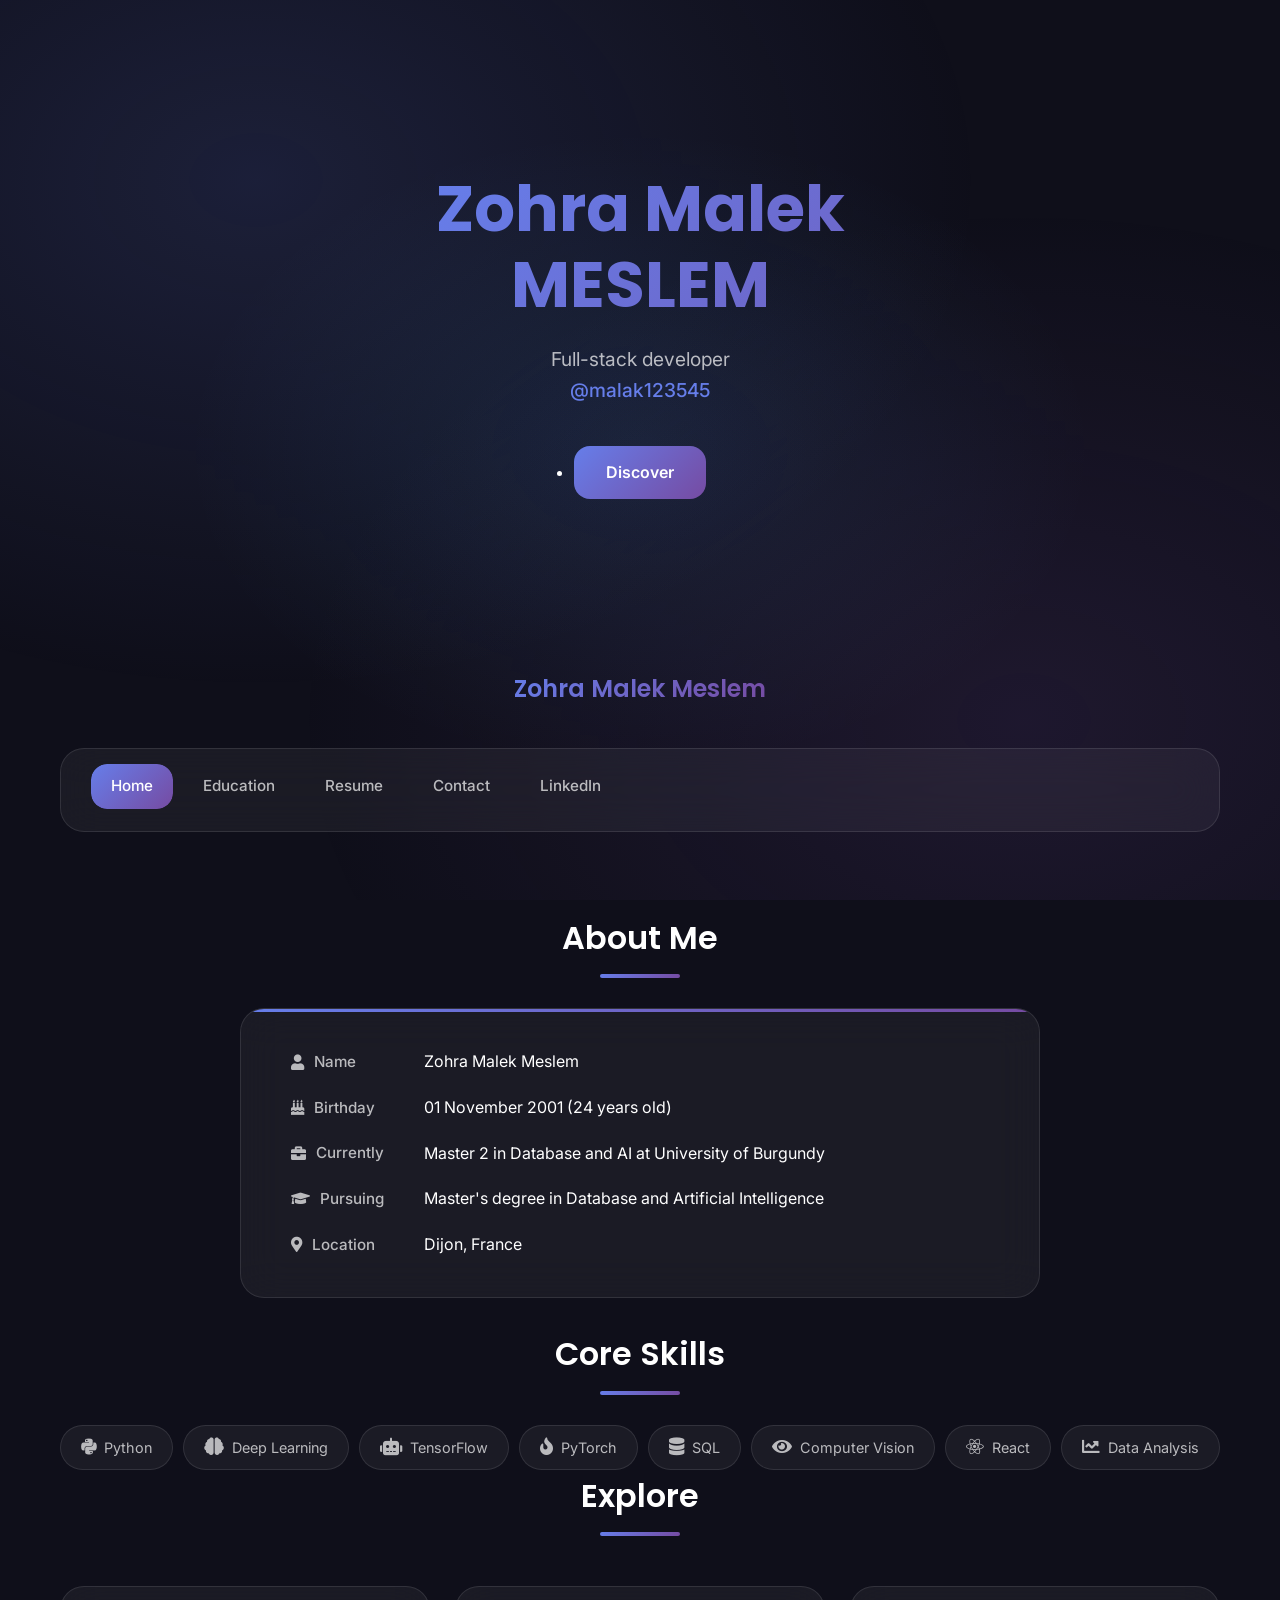
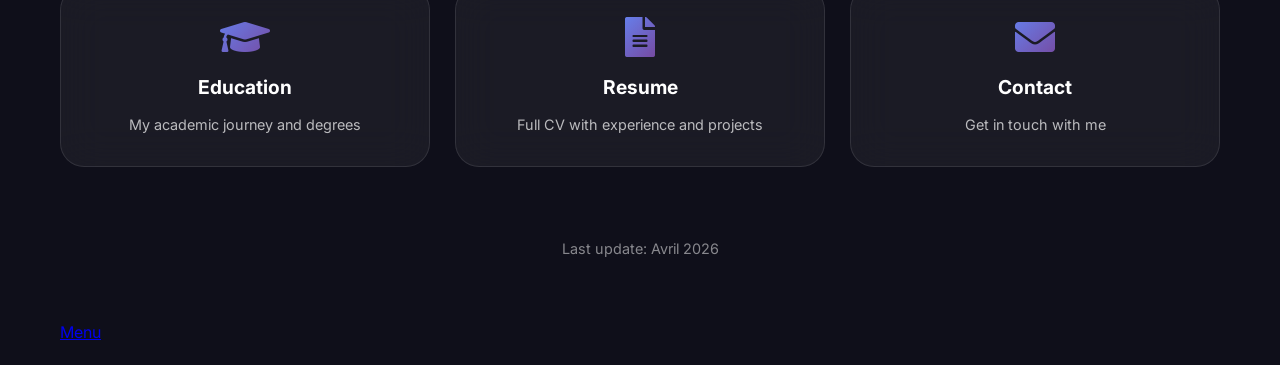
<file: index.html>
<!doctype html>
<html lang="en">
  <head>
    <title>Zohra Malek Meslem - Data Scientist</title>
    <meta charset="utf-8" />
    <meta
      name="viewport"
      content="width=device-width, initial-scale=1, user-scalable=no"
    />
    <meta
      name="description"
      content="Data Scientist specializing in Deep Learning and AI - Personal Portfolio"
    />
    <link rel="stylesheet" href="assets/css/indexCSS.css" />
    <link rel="stylesheet" href="assets/css/home.css" />
    <link rel="stylesheet" href="assets/css/fontawesome-all.min.css" />
    <noscript
      ><link rel="stylesheet" href="assets/css/noscript.css"
    /></noscript>
  </head>
  <body class="is-preload">
    <!-- Wrapper -->
    <div id="wrapper" class="fade-in">
      <!-- Intro -->
      <div id="intro">
        <h1>Zohra Malek<br />MESLEM</h1>
        <p>
          Full-stack developer<br />
          <a href="https://github.com/malak123545">@malak123545</a>
        </p>
        <ul class="actions">
          <li>
            <a
              href="#header"
              class="button icon solid solo fa-arrow-down scrolly"
              >Discover</a
            >
          </li>
        </ul>
      </div>

      <!-- Header -->
      <header id="header">
        <a href="index.html" class="logo">Zohra Malek Meslem</a>
      </header>

      <!-- Nav -->
      <nav id="nav">
        <ul class="links">
          <li class="active"><a href="index.html">Home</a></li>
          <li><a href="education.html">Education</a></li>
          <li><a href="resume.html">Resume</a></li>
          <li><a href="contact me.html">Contact</a></li>

          <li>
            <a href="https://www.linkedin.com/in/malek-meslem-687145347/"
              >LinkedIn</a
            >
          </li>
        </ul>
      </nav>

      <!-- Main -->
      <div id="main">
        <!-- About Section -->
        <h2 class="section-header">About Me</h2>

        <div class="grid">
          <span class="grid-left-side"><i class="fas fa-user"></i> Name</span>
          <span class="grid-right-side">Zohra Malek Meslem</span>

          <span class="grid-left-side"
            ><i class="fas fa-birthday-cake"></i> Birthday</span
          >
          <span class="grid-right-side">01 November 2001 (24 years old)</span>

          <span class="grid-left-side"
            ><i class="fas fa-briefcase"></i> Currently</span
          >
          <span class="grid-right-side"
            >Master 2 in Database and AI at University of Burgundy</span
          >

          <span class="grid-left-side"
            ><i class="fas fa-graduation-cap"></i> Pursuing</span
          >
          <span class="grid-right-side"
            >Master's degree in Database and Artificial Intelligence</span
          >

          <span class="grid-left-side"
            ><i class="fas fa-map-marker-alt"></i> Location</span
          >
          <span class="grid-right-side">Dijon, France</span>
        </div>

        <!-- Skills Preview -->
        <h2 class="section-header">Core Skills</h2>
        <div class="skills-container">
          <span class="skill-tag"><i class="fab fa-python"></i> Python</span>
          <span class="skill-tag"
            ><i class="fas fa-brain"></i> Deep Learning</span
          >
          <span class="skill-tag"><i class="fas fa-robot"></i> TensorFlow</span>
          <span class="skill-tag"><i class="fas fa-fire"></i> PyTorch</span>
          <span class="skill-tag"><i class="fas fa-database"></i> SQL</span>
          <span class="skill-tag"
            ><i class="fas fa-eye"></i> Computer Vision</span
          >
          <span class="skill-tag"><i class="fab fa-react"></i> React</span>
          <span class="skill-tag"
            ><i class="fas fa-chart-line"></i> Data Analysis</span
          >
        </div>

        <!-- Quick Links -->
        <h2 class="section-header">Explore</h2>
        <div class="quick-links">
          <a href="education.html" class="quick-link-card">
            <i class="fas fa-graduation-cap"></i>
            <h3>Education</h3>
            <p>My academic journey and degrees</p>
          </a>
          <a href="resume.html" class="quick-link-card">
            <i class="fas fa-file-alt"></i>
            <h3>Resume</h3>
            <p>Full CV with experience and projects</p>
          </a>
          <a href="contact me.html" class="quick-link-card">
            <i class="fas fa-envelope"></i>
            <h3>Contact</h3>
            <p>Get in touch with me</p>
          </a>
        </div>

        <!-- Footer -->
        <footer>Last update: Avril 2026</footer>
      </div>

      <!-- Copyright -->
      <div id="copyright"></div>
    </div>

    <!-- Scripts -->
    <script src="assets/js/jquery.min.js"></script>
    <script src="assets/js/jquery.scrollex.min.js"></script>
    <script src="assets/js/jquery.scrolly.min.js"></script>
    <script src="assets/js/browser.min.js"></script>
    <script src="assets/js/breakpoints.min.js"></script>
    <script src="assets/js/util.js"></script>
    <script src="assets/js/main.js"></script>
  </body>
</html>
</file>
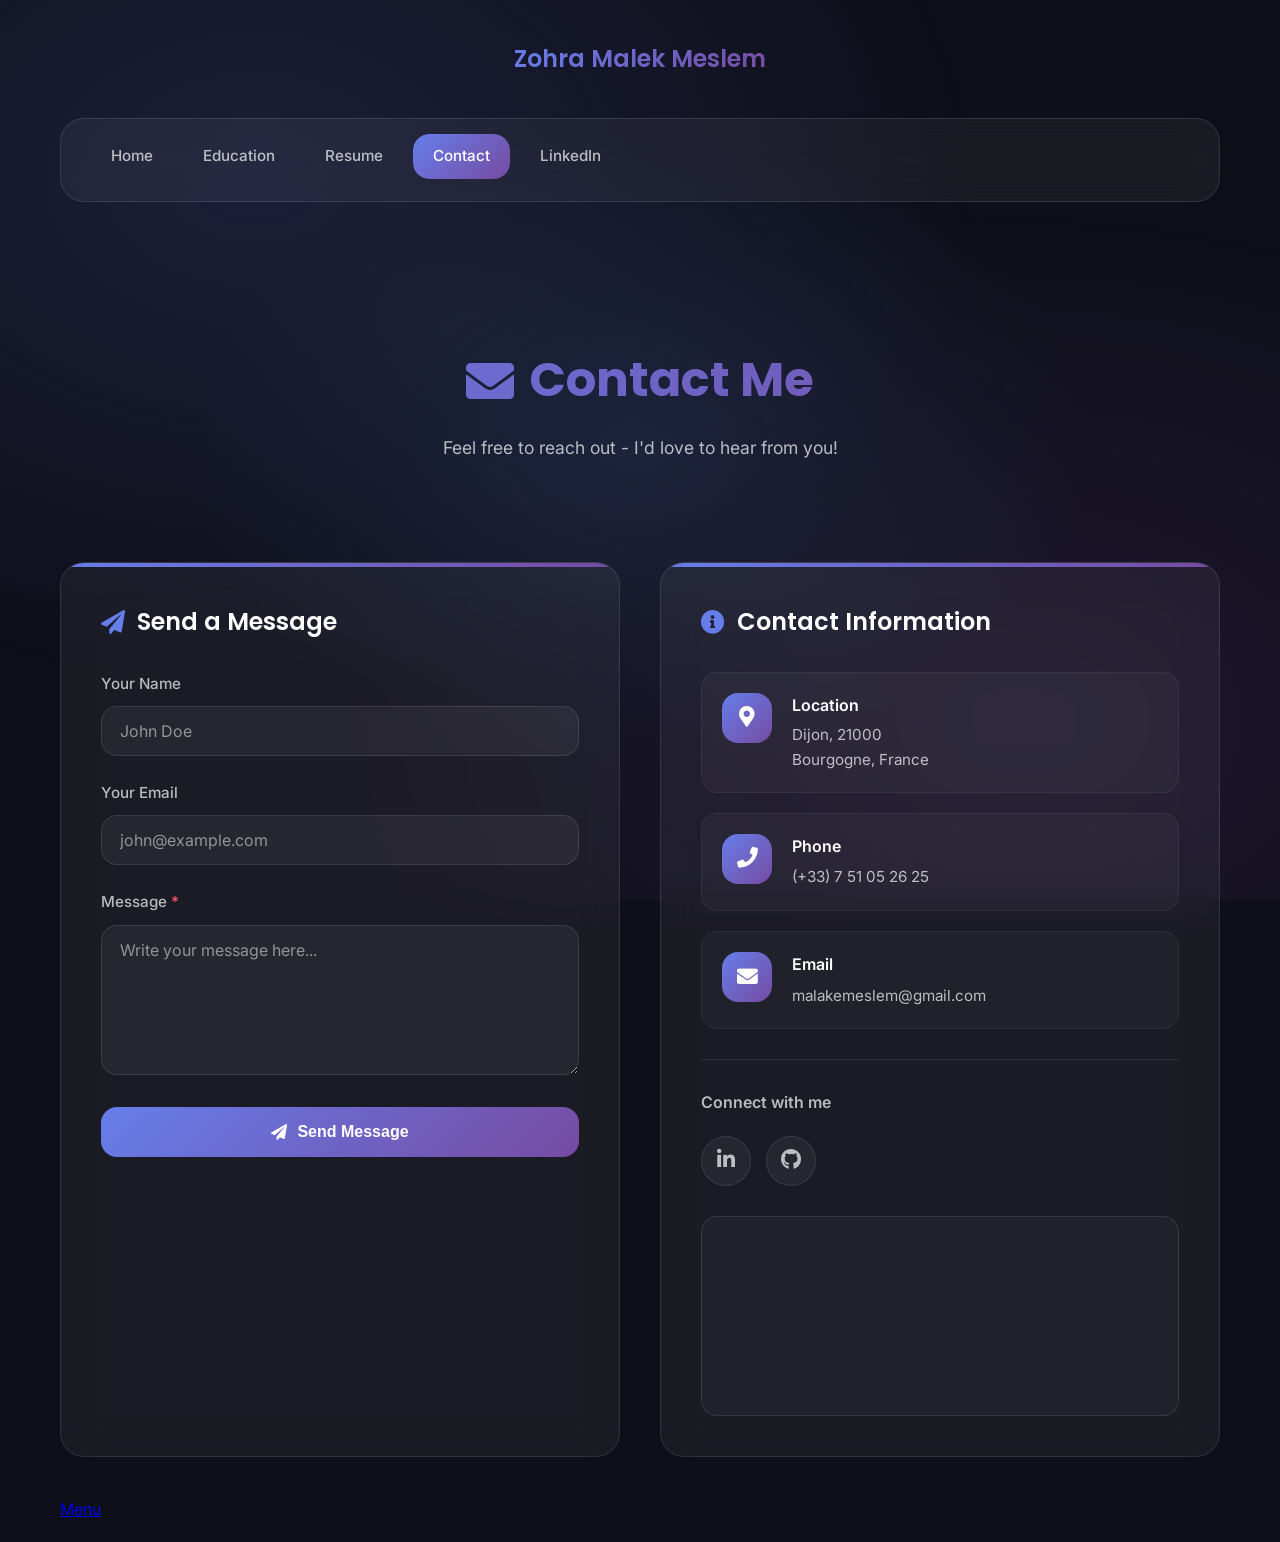
<file: contact me.html>
<!doctype html>
<html lang="en">
  <head>
    <title>Contact - Zohra Malek Meslem</title>
    <meta charset="utf-8" />
    <meta
      name="viewport"
      content="width=device-width, initial-scale=1, user-scalable=no"
    />
    <link rel="stylesheet" href="assets/css/indexCSS.css" />
    <link rel="stylesheet" href="assets/css/fontawesome-all.min.css" />
    <noscript
      ><link rel="stylesheet" href="assets/css/noscript.css"
    /></noscript>
    <style>
      /* Contact Page Specific Styles */
      .contact-container {
        display: grid;
        grid-template-columns: 1fr 1fr;
        gap: 40px;
        margin-top: 40px;
      }

      .contact-form-section,
      .contact-info-section {
        background: var(--card-bg);
        backdrop-filter: blur(20px);
        -webkit-backdrop-filter: blur(20px);
        border: 1px solid var(--card-border);
        border-radius: var(--border-radius-lg);
        padding: 40px;
        position: relative;
        overflow: hidden;
      }

      .contact-form-section::before,
      .contact-info-section::before {
        content: "";
        position: absolute;
        top: 0;
        left: 0;
        right: 0;
        height: 4px;
        background: var(--primary-gradient);
      }

      .contact-form-section h2,
      .contact-info-section h2 {
        font-family: "Poppins", sans-serif;
        font-size: 1.5rem;
        font-weight: 600;
        margin-bottom: 30px;
        display: flex;
        align-items: center;
        gap: 12px;
      }

      .contact-form-section h2 i,
      .contact-info-section h2 i {
        color: var(--accent-color);
      }

      /* Form Styles */
      .form-group {
        margin-bottom: 25px;
      }

      .form-group label {
        display: block;
        margin-bottom: 10px;
        font-weight: 500;
        color: var(--text-secondary);
        font-size: 0.95rem;
      }

      .form-group label.required::after {
        content: " *";
        color: #f5576c;
      }

      .form-group input,
      .form-group textarea {
        width: 100%;
        padding: 14px 18px;
        background: rgba(255, 255, 255, 0.05);
        border: 1px solid var(--card-border);
        border-radius: var(--border-radius-md);
        color: var(--text-primary);
        font-size: 1rem;
        font-family: inherit;
        transition: var(--transition-medium);
      }

      .form-group input:focus,
      .form-group textarea:focus {
        outline: none;
        border-color: var(--accent-color);
        background: rgba(255, 255, 255, 0.08);
        box-shadow: 0 0 20px rgba(102, 126, 234, 0.2);
      }

      .form-group input::placeholder,
      .form-group textarea::placeholder {
        color: var(--text-muted);
      }

      .form-group textarea {
        min-height: 150px;
        resize: vertical;
      }

      .submit-btn {
        display: inline-flex;
        align-items: center;
        justify-content: center;
        gap: 10px;
        width: 100%;
        padding: 16px 32px;
        background: var(--primary-gradient);
        color: var(--text-primary);
        border: none;
        border-radius: var(--border-radius-md);
        font-size: 1rem;
        font-weight: 600;
        cursor: pointer;
        transition: var(--transition-medium);
      }

      .submit-btn:hover {
        transform: translateY(-3px);
        box-shadow: 0 15px 40px var(--shadow-color);
      }

      /* Contact Info Cards */
      .contact-info-list {
        display: flex;
        flex-direction: column;
        gap: 20px;
      }

      .contact-info-item {
        display: flex;
        align-items: flex-start;
        gap: 20px;
        padding: 20px;
        background: rgba(255, 255, 255, 0.03);
        border-radius: var(--border-radius-md);
        border: 1px solid rgba(255, 255, 255, 0.05);
        transition: var(--transition-medium);
      }

      .contact-info-item:hover {
        border-color: rgba(102, 126, 234, 0.3);
        background: rgba(255, 255, 255, 0.05);
        transform: translateX(5px);
      }

      .contact-info-icon {
        width: 50px;
        height: 50px;
        display: flex;
        align-items: center;
        justify-content: center;
        background: var(--primary-gradient);
        border-radius: var(--border-radius-md);
        font-size: 1.3rem;
        color: var(--text-primary);
        flex-shrink: 0;
      }

      .contact-info-content h3 {
        font-size: 1rem;
        font-weight: 600;
        margin-bottom: 5px;
        color: var(--text-primary);
      }

      .contact-info-content p,
      .contact-info-content a {
        color: var(--text-secondary);
        font-size: 0.95rem;
        text-decoration: none;
        transition: var(--transition-fast);
      }

      .contact-info-content a:hover {
        color: var(--accent-color);
      }

      /* Social Links */
      .social-section {
        margin-top: 30px;
        padding-top: 30px;
        border-top: 1px solid var(--card-border);
      }

      .social-section h3 {
        font-size: 1rem;
        font-weight: 600;
        margin-bottom: 20px;
        color: var(--text-secondary);
      }

      .social-links {
        display: flex;
        gap: 15px;
      }

      .social-link {
        width: 50px;
        height: 50px;
        display: flex;
        align-items: center;
        justify-content: center;
        background: var(--card-bg);
        border: 1px solid var(--card-border);
        border-radius: 50%;
        color: var(--text-secondary);
        font-size: 1.3rem;
        text-decoration: none;
        transition: var(--transition-medium);
      }

      .social-link:hover {
        background: var(--primary-gradient);
        color: var(--text-primary);
        border-color: transparent;
        transform: translateY(-5px);
        box-shadow: 0 15px 40px var(--shadow-color);
      }

      /* Page Header */
      .page-header {
        text-align: center;
        padding: 60px 20px;
      }

      .page-header h1 {
        font-family: "Poppins", sans-serif;
        font-size: 3rem;
        font-weight: 700;
        background: var(--primary-gradient);
        -webkit-background-clip: text;
        -webkit-text-fill-color: transparent;
        background-clip: text;
        margin-bottom: 15px;
        display: flex;
        align-items: center;
        justify-content: center;
        gap: 15px;
      }

      .page-header p {
        color: var(--text-secondary);
        font-size: 1.1rem;
      }

      /* Map placeholder */
      .map-container {
        margin-top: 30px;
        border-radius: var(--border-radius-md);
        overflow: hidden;
        height: 200px;
        background: rgba(255, 255, 255, 0.03);
        display: flex;
        align-items: center;
        justify-content: center;
        border: 1px solid var(--card-border);
      }

      .map-container iframe {
        width: 100%;
        height: 100%;
        border: none;
        filter: grayscale(100%) invert(100%) contrast(90%);
      }

      /* Responsive */
      @media screen and (max-width: 900px) {
        .contact-container {
          grid-template-columns: 1fr;
        }
      }

      @media screen and (max-width: 480px) {
        .contact-form-section,
        .contact-info-section {
          padding: 25px;
        }

        .contact-info-item {
          flex-direction: column;
          text-align: center;
        }

        .social-links {
          justify-content: center;
        }
      }
    </style>
  </head>
  <body class="is-preload">
    <!-- Wrapper -->
    <div id="wrapper" class="fade-in">
      <!-- Header -->
      <header id="header">
        <a href="index.html" class="logo">Zohra Malek Meslem</a>
      </header>

      <!-- Nav -->
      <nav id="nav">
        <ul class="links">
          <li><a href="index.html">Home</a></li>
          <li><a href="education.html">Education</a></li>
          <li><a href="resume.html">Resume</a></li>
          <li class="active"><a href="contact me.html">Contact</a></li>
          <li>
            <a href="https://www.linkedin.com/in/malek-meslem-687145347/"
              ><span class="label">LinkedIn</span></a
            >
          </li>
        </ul>
      </nav>

      <!-- Main -->
      <div id="main">
        <!-- Page Header -->
        <div class="page-header">
          <h1><i class="fas fa-envelope"></i> Contact Me</h1>
          <p>Feel free to reach out - I'd love to hear from you!</p>
        </div>

        <!-- Contact Container -->
        <div class="contact-container">
          <!-- Contact Form -->
          <div class="contact-form-section">
            <h2><i class="fas fa-paper-plane"></i> Send a Message</h2>
            <form method="post" action="https://formspree.io/f/myzgynyr">
              <div class="form-group">
                <label for="name">Your Name</label>
                <input
                  type="text"
                  name="name"
                  id="name"
                  placeholder="John Doe"
                />
              </div>
              <div class="form-group">
                <label for="email">Your Email</label>
                <input
                  type="email"
                  name="email"
                  id="email"
                  placeholder="john@example.com"
                />
              </div>
              <div class="form-group">
                <label for="message" class="required">Message</label>
                <textarea
                  name="message"
                  id="message"
                  placeholder="Write your message here..."
                  required
                ></textarea>
              </div>
              <button type="submit" class="submit-btn">
                <i class="fas fa-paper-plane"></i> Send Message
              </button>
            </form>
          </div>

          <!-- Contact Info -->
          <div class="contact-info-section">
            <h2><i class="fas fa-info-circle"></i> Contact Information</h2>

            <div class="contact-info-list">
              <div class="contact-info-item">
                <div class="contact-info-icon">
                  <i class="fas fa-map-marker-alt"></i>
                </div>
                <div class="contact-info-content">
                  <h3>Location</h3>
                  <p>Dijon, 21000<br />Bourgogne, France</p>
                </div>
              </div>

              <div class="contact-info-item">
                <div class="contact-info-icon">
                  <i class="fas fa-phone"></i>
                </div>
                <div class="contact-info-content">
                  <h3>Phone</h3>
                  <a href="tel:+33751052625">(+33) 7 51 05 26 25</a>
                </div>
              </div>

              <div class="contact-info-item">
                <div class="contact-info-icon">
                  <i class="fas fa-envelope"></i>
                </div>
                <div class="contact-info-content">
                  <h3>Email</h3>
                  <a href="mailto:malakemeslem@gmail.com"
                    >malakemeslem@gmail.com</a
                  >
                </div>
              </div>
            </div>

            <!-- Social Links -->
            <div class="social-section">
              <h3>Connect with me</h3>
              <div class="social-links">
                <a
                  href="https://www.linkedin.com/in/malek-meslem-687145347/"
                  class="social-link"
                  target="_blank"
                  aria-label="LinkedIn"
                >
                  <i class="fab fa-linkedin-in"></i>
                </a>
                <a
                  href="https://github.com/malak123545"
                  class="social-link"
                  target="_blank"
                  aria-label="GitHub"
                >
                  <i class="fab fa-github"></i>
                </a>
              </div>
            </div>

            <!-- Map -->
            <div class="map-container">
              <iframe
                src="https://www.openstreetmap.org/export/embed.html?bbox=5.0139%2C47.3167%2C5.0539%2C47.3367&layer=mapnik&marker=47.3220%2C5.0419"
                loading="lazy"
                title="Location Map"
              >
              </iframe>
            </div>
          </div>
        </div>
      </div>

      <!-- Copyright -->
      <div id="copyright"></div>
    </div>

    <!-- Scripts -->
    <script src="assets/js/jquery.min.js"></script>
    <script src="assets/js/jquery.scrollex.min.js"></script>
    <script src="assets/js/jquery.scrolly.min.js"></script>
    <script src="assets/js/browser.min.js"></script>
    <script src="assets/js/breakpoints.min.js"></script>
    <script src="assets/js/util.js"></script>
    <script src="assets/js/main.js"></script>
  </body>
</html>
</file>
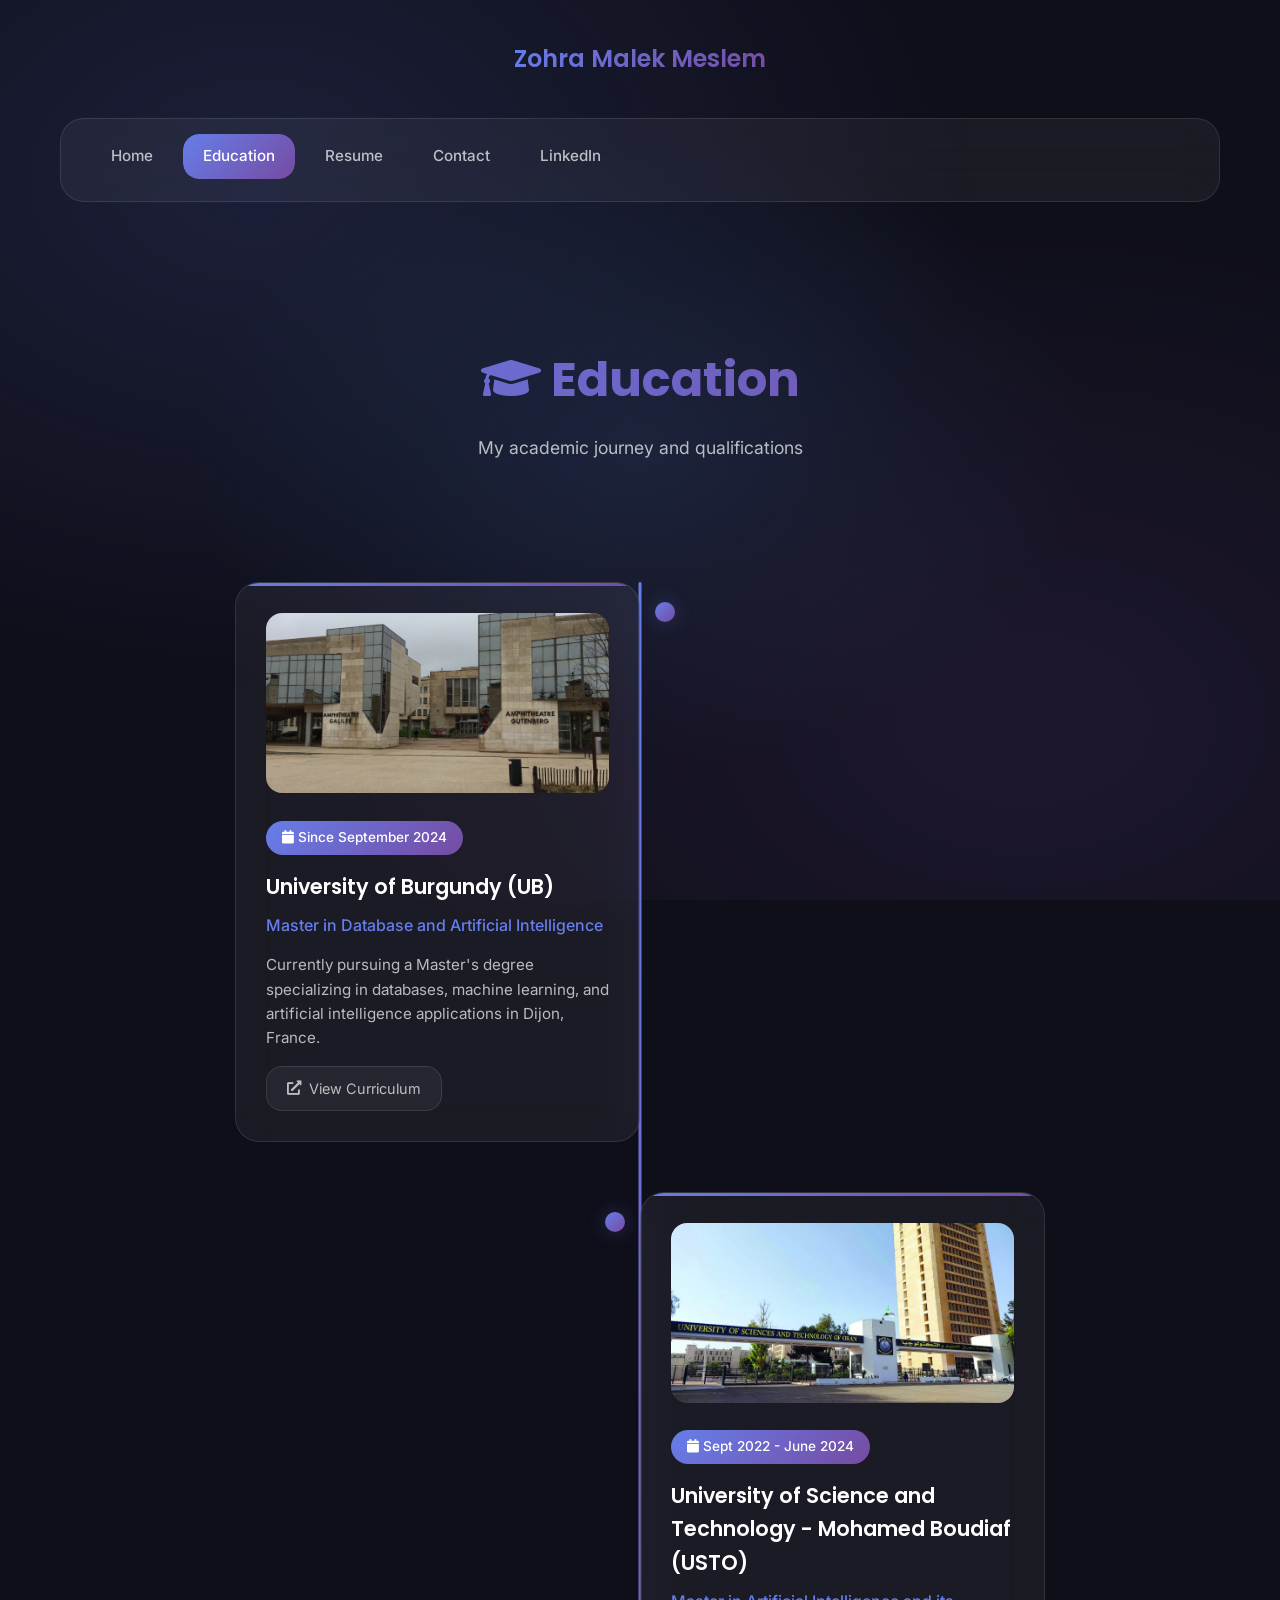
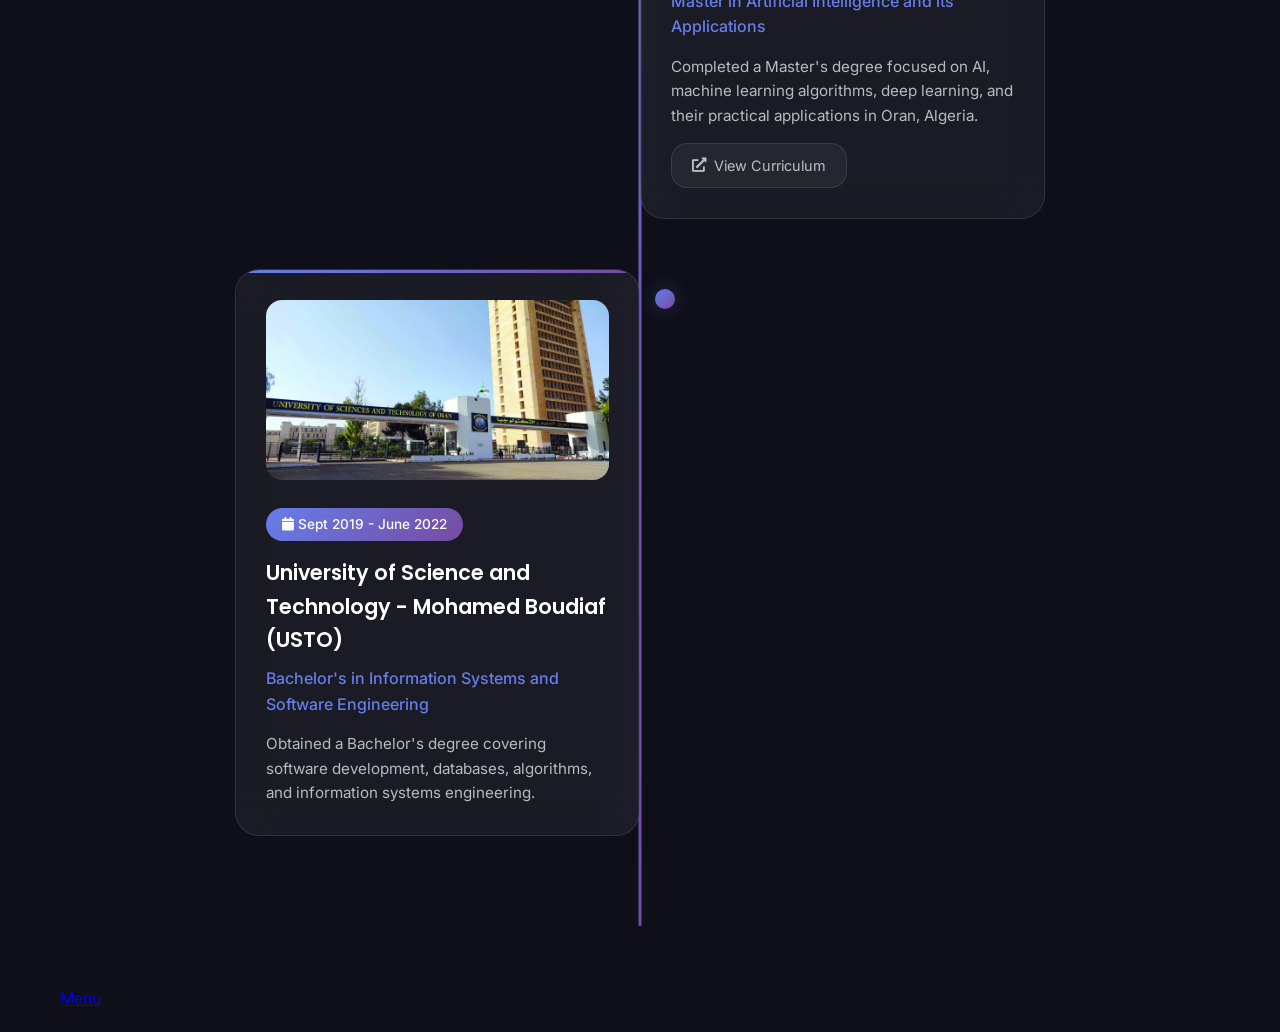
<file: education.html>
<!DOCTYPE html>
<html lang="en">
  <head>
    <title>Education - Zohra Malek Meslem</title>
    <meta charset="utf-8" />
    <meta
      name="viewport"
      content="width=device-width, initial-scale=1, user-scalable=no"
    />
    <link rel="stylesheet" href="assets/css/indexCSS.css" />
    <link rel="stylesheet" href="assets/css/fontawesome-all.min.css" />
    <noscript
      ><link rel="stylesheet" href="assets/css/noscript.css"
    /></noscript>
    <style>
      /* Education Page Specific Styles */
      .timeline {
        position: relative;
        max-width: 900px;
        margin: 40px auto;
        padding: 20px 0;
      }

      .timeline::before {
        content: "";
        position: absolute;
        left: 50%;
        transform: translateX(-50%);
        width: 3px;
        height: 100%;
        background: var(--primary-gradient);
        border-radius: 3px;
      }

      .timeline-item {
        position: relative;
        margin-bottom: 50px;
        width: 45%;
      }

      .timeline-item:nth-child(odd) {
        margin-left: 5%;
      }

      .timeline-item:nth-child(even) {
        margin-left: 50%;
      }

      .timeline-item::before {
        content: "";
        position: absolute;
        top: 20px;
        width: 20px;
        height: 20px;
        background: var(--primary-gradient);
        border-radius: 50%;
        z-index: 2;
        box-shadow: 0 0 20px var(--shadow-color);
      }

      .timeline-item:nth-child(odd)::before {
        right: -35px;
      }

      .timeline-item:nth-child(even)::before {
        left: -35px;
      }

      .timeline-content {
        background: var(--card-bg);
        backdrop-filter: blur(20px);
        -webkit-backdrop-filter: blur(20px);
        border: 1px solid var(--card-border);
        border-radius: var(--border-radius-lg);
        padding: 30px;
        transition: var(--transition-medium);
        position: relative;
        overflow: hidden;
      }

      .timeline-content::before {
        content: "";
        position: absolute;
        top: 0;
        left: 0;
        right: 0;
        height: 3px;
        background: var(--primary-gradient);
      }

      .timeline-content:hover {
        transform: translateY(-5px);
        border-color: rgba(102, 126, 234, 0.3);
        box-shadow: 0 20px 60px rgba(102, 126, 234, 0.2);
      }

      .timeline-date {
        display: inline-block;
        padding: 6px 16px;
        background: var(--primary-gradient);
        border-radius: 50px;
        font-size: 0.85rem;
        font-weight: 500;
        margin-bottom: 15px;
      }

      .timeline-title {
        font-family: "Poppins", sans-serif;
        font-size: 1.3rem;
        font-weight: 600;
        margin-bottom: 10px;
        color: var(--text-primary);
      }

      .timeline-subtitle {
        font-size: 1rem;
        color: var(--accent-color);
        margin-bottom: 15px;
        font-weight: 500;
      }

      .timeline-description {
        color: var(--text-secondary);
        font-size: 0.95rem;
        line-height: 1.6;
      }

      .timeline-image {
        width: 100%;
        height: 180px;
        object-fit: cover;
        border-radius: var(--border-radius-md);
        margin-bottom: 20px;
        transition: var(--transition-medium);
      }

      .timeline-content:hover .timeline-image {
        transform: scale(1.02);
      }

      .timeline-link {
        display: inline-flex;
        align-items: center;
        gap: 8px;
        margin-top: 15px;
        padding: 10px 20px;
        background: var(--card-bg);
        border: 1px solid var(--card-border);
        border-radius: var(--border-radius-md);
        color: var(--text-secondary);
        text-decoration: none;
        font-size: 0.9rem;
        transition: var(--transition-medium);
      }

      .timeline-link:hover {
        background: var(--primary-gradient);
        color: var(--text-primary);
        border-color: transparent;
      }

      /* Responsive */
      @media screen and (max-width: 768px) {
        .timeline::before {
          left: 20px;
        }

        .timeline-item {
          width: calc(100% - 50px);
          margin-left: 50px !important;
        }

        .timeline-item::before {
          left: -40px !important;
          right: auto !important;
        }
      }

      /* Page Header */
      .page-header {
        text-align: center;
        padding: 60px 20px;
        margin-bottom: 20px;
      }

      .page-header h1 {
        font-family: "Poppins", sans-serif;
        font-size: 3rem;
        font-weight: 700;
        background: var(--primary-gradient);
        -webkit-background-clip: text;
        -webkit-text-fill-color: transparent;
        background-clip: text;
        margin-bottom: 15px;
      }

      .page-header p {
        color: var(--text-secondary);
        font-size: 1.1rem;
      }
    </style>
  </head>
  <body class="is-preload">
    <!-- Wrapper -->
    <div id="wrapper" class="fade-in">
      <!-- Header -->
      <header id="header">
        <a href="index.html" class="logo">Zohra Malek Meslem</a>
      </header>

      <!-- Nav -->
      <nav id="nav">
        <ul class="links">
          <li><a href="index.html">Home</a></li>
          <li class="active"><a href="education.html">Education</a></li>
          <li><a href="resume.html">Resume</a></li>
          <li><a href="contact me.html">Contact</a></li>
          <li>
            <a href="https://www.linkedin.com/in/malek-meslem-687145347/"
              ><span class="label">LinkedIn</span></a
            >
          </li>
        </ul>
      </nav>

      <!-- Main -->
      <div id="main">
        <!-- Page Header -->
        <div class="page-header">
          <h1><i class="fas fa-graduation-cap"></i> Education</h1>
          <p>My academic journey and qualifications</p>
        </div>

        <!-- Timeline -->
        <div class="timeline">
          <!-- University of Burgundy -->
          <div class="timeline-item">
            <div class="timeline-content">
              <img
                src="images/université-de-borgogne.jpg"
                alt="University of Burgundy"
                class="timeline-image"
              />
              <span class="timeline-date"
                ><i class="fas fa-calendar"></i> Since September 2024</span
              >
              <h3 class="timeline-title">University of Burgundy (UB)</h3>
              <p class="timeline-subtitle">
                Master in Database and Artificial Intelligence
              </p>
              <p class="timeline-description">
                Currently pursuing a Master's degree specializing in databases,
                machine learning, and artificial intelligence applications in
                Dijon, France.
              </p>
              <a
                href="https://formations.ube.fr/plugins/odf-web/odf/_content/subprogram-base-de-donnees-et-intelligence-artificielle-fr/pdf/Bases%20de%20donn%C3%A9es%20et%20intelligence%20artificielle.pdf"
                class="timeline-link"
                target="_blank"
              >
                <i class="fas fa-external-link-alt"></i> View Curriculum
              </a>
            </div>
          </div>

          <!-- USTO Master -->
          <div class="timeline-item">
            <div class="timeline-content">
              <img
                src="images/Oran.jpg"
                alt="USTO Oran"
                class="timeline-image"
              />
              <span class="timeline-date"
                ><i class="fas fa-calendar"></i> Sept 2022 - June 2024</span
              >
              <h3 class="timeline-title">
                University of Science and Technology - Mohamed Boudiaf (USTO)
              </h3>
              <p class="timeline-subtitle">
                Master in Artificial Intelligence and its Applications
              </p>
              <p class="timeline-description">
                Completed a Master's degree focused on AI, machine learning
                algorithms, deep learning, and their practical applications in
                Oran, Algeria.
              </p>
              <a
                href="https://www.univ-usto.dz/faculte/fac-mathinfo/wp-content/uploads/2021/04/Canevas-Harmonisation-master-IAA.pdf"
                class="timeline-link"
                target="_blank"
              >
                <i class="fas fa-external-link-alt"></i> View Curriculum
              </a>
            </div>
          </div>

          <!-- USTO Bachelor -->
          <div class="timeline-item">
            <div class="timeline-content">
              <img
                src="images/Oran.jpg"
                alt="USTO Oran"
                class="timeline-image"
              />
              <span class="timeline-date"
                ><i class="fas fa-calendar"></i> Sept 2019 - June 2022</span
              >
              <h3 class="timeline-title">
                University of Science and Technology - Mohamed Boudiaf (USTO)
              </h3>
              <p class="timeline-subtitle">
                Bachelor's in Information Systems and Software Engineering
              </p>
              <p class="timeline-description">
                Obtained a Bachelor's degree covering software development,
                databases, algorithms, and information systems engineering.
              </p>
            </div>
          </div>
        </div>
      </div>

      <!-- Copyright -->
      <div id="copyright"></div>
    </div>

    <!-- Scripts -->
    <script src="assets/js/jquery.min.js"></script>
    <script src="assets/js/jquery.scrollex.min.js"></script>
    <script src="assets/js/jquery.scrolly.min.js"></script>
    <script src="assets/js/browser.min.js"></script>
    <script src="assets/js/breakpoints.min.js"></script>
    <script src="assets/js/util.js"></script>
    <script src="assets/js/main.js"></script>
  </body>
</html>
</file>
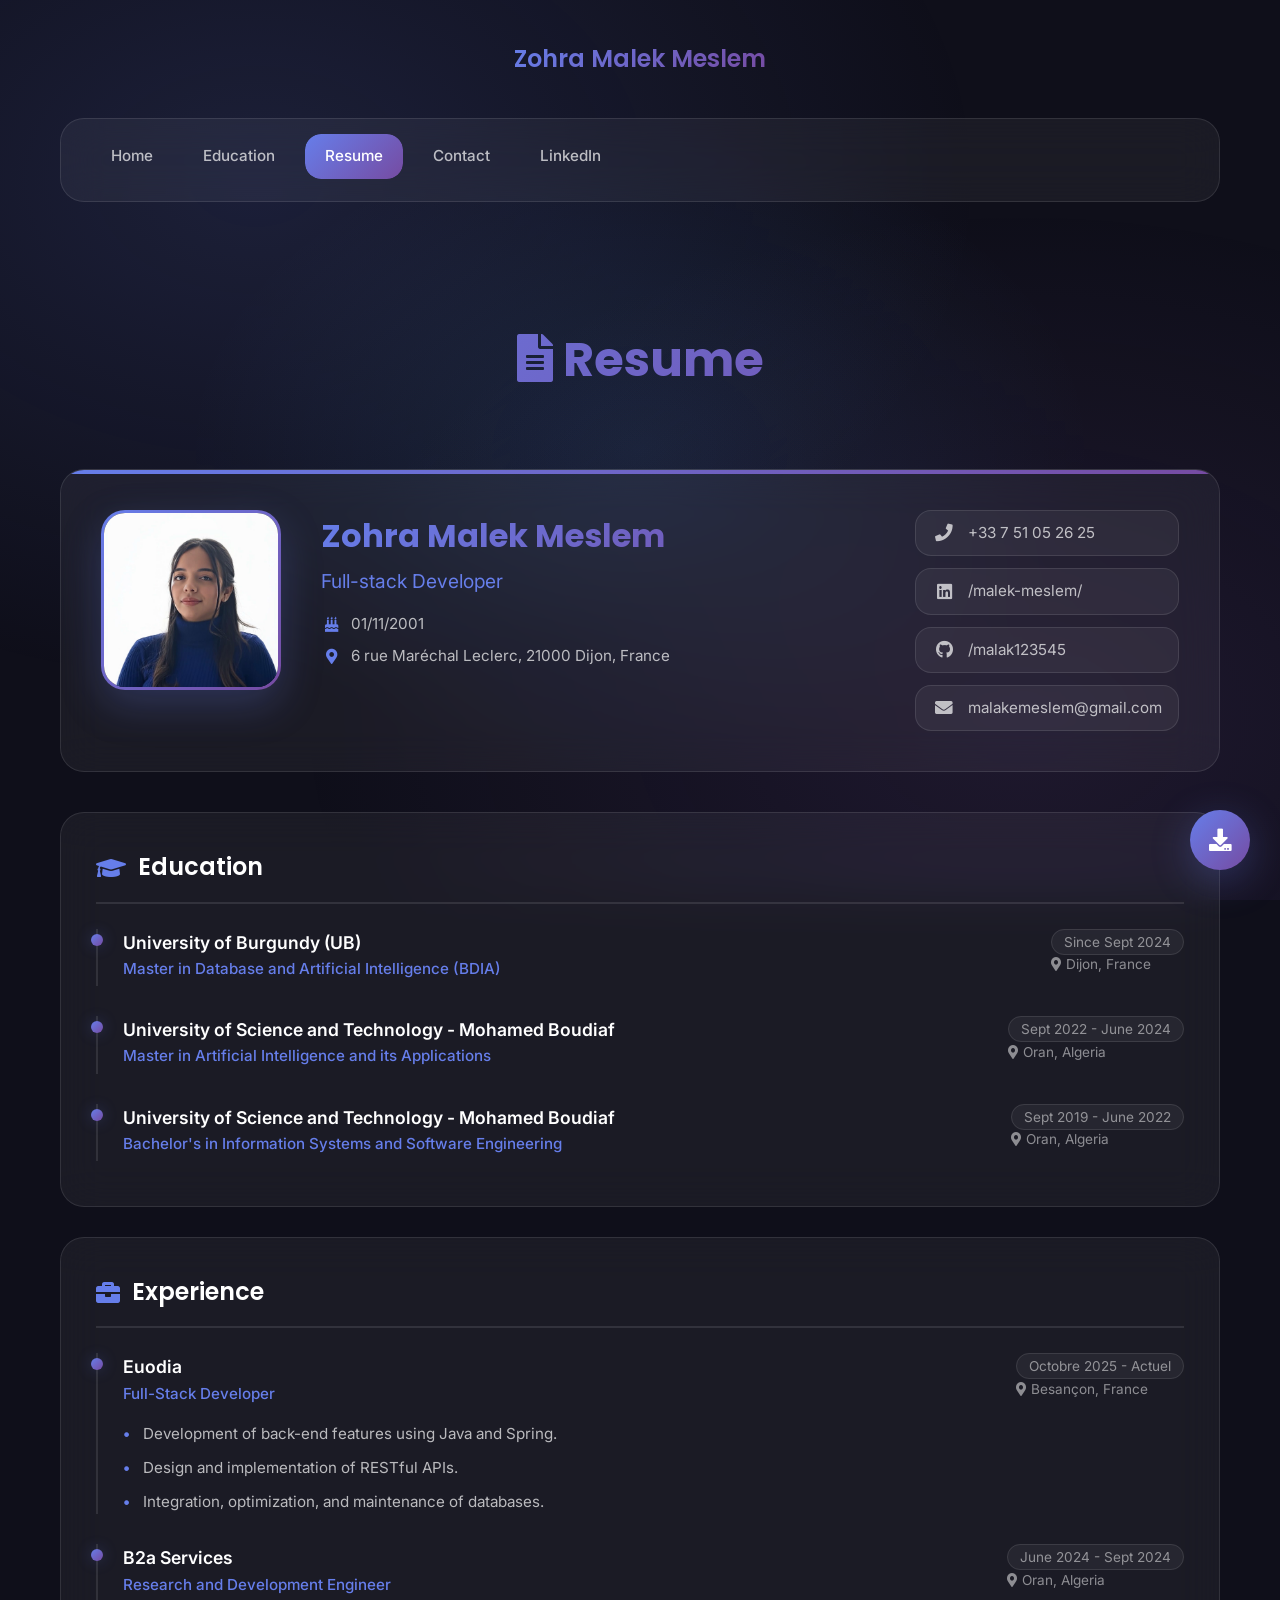
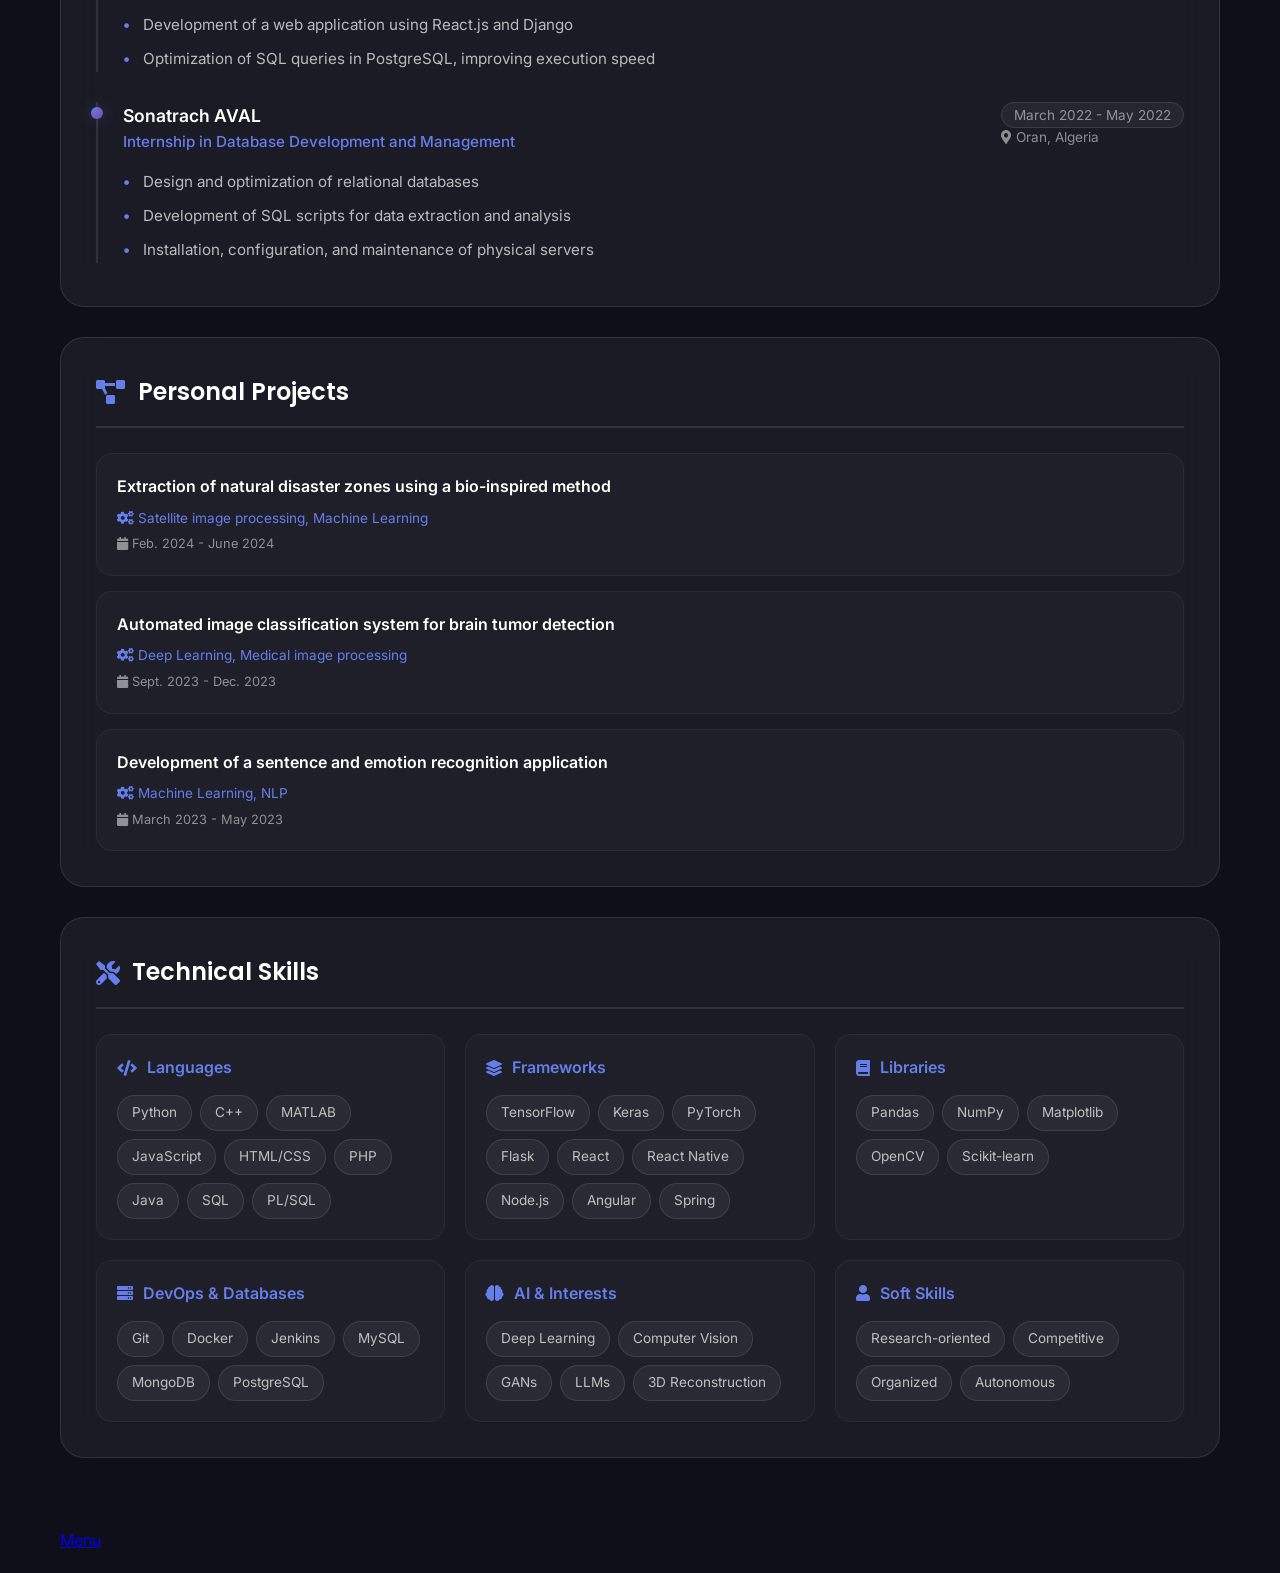
<file: resume.html>
<!doctype html>
<html lang="en">
  <head>
    <title>Resume - Zohra Malek Meslem</title>
    <meta charset="utf-8" />
    <meta
      name="viewport"
      content="width=device-width, initial-scale=1, user-scalable=no"
    />
    <link rel="stylesheet" href="assets/css/indexCSS.css" />
    <link rel="stylesheet" href="assets/css/resume.css" />
    <link rel="stylesheet" href="assets/css/fontawesome-all.min.css" />
    <noscript
      ><link rel="stylesheet" href="assets/css/noscript.css"
    /></noscript>
  </head>

  <body class="is-preload">
    <!-- Wrapper -->
    <div id="wrapper" class="fade-in">
      <!-- Header -->
      <header id="header">
        <a href="index.html" class="logo">Zohra Malek Meslem</a>
      </header>

      <!-- Nav -->
      <nav id="nav">
        <ul class="links">
          <li><a href="index.html">Home</a></li>
          <li><a href="education.html">Education</a></li>
          <li class="active"><a href="resume.html">Resume</a></li>
          <li><a href="contact me.html">Contact</a></li>
          <li>
            <a href="https://www.linkedin.com/in/malek-meslem-687145347/"
              ><span class="label">LinkedIn</span></a
            >
          </li>
        </ul>
      </nav>

      <!-- Main -->
      <div id="main">
        <!-- Resume Header -->
        <div class="resume-header">
          <h1><i class="fas fa-file-alt"></i> Resume</h1>
        </div>

        <!-- Profile Card -->
        <div class="profile-card">
          <div class="profile-image-container">
            <img
              src="images/IMG_2390 (modification).jpg"
              class="profile-image"
              alt="Zohra Malek Meslem"
            />
          </div>
          <div class="profile-info">
            <h2 class="profile-name">Zohra Malek Meslem</h2>
            <p class="profile-title">Full-stack Developer</p>
            <div class="profile-details">
              <span><i class="fas fa-birthday-cake"></i> 01/11/2001</span>
              <span
                ><i class="fas fa-map-marker-alt"></i> 6 rue Maréchal Leclerc,
                21000 Dijon, France</span
              >
            </div>
          </div>
          <div class="contact-links">
            <a href="tel:+33751062625" class="contact-link">
              <i class="fas fa-phone"></i> +33 7 51 05 26 25
            </a>
            <a
              href="https://www.linkedin.com/in/malek-meslem-687145347/"
              class="contact-link"
              target="_blank"
            >
              <i class="fab fa-linkedin"></i> /malek-meslem/
            </a>
            <a
              href="https://github.com/malak123545"
              class="contact-link"
              target="_blank"
            >
              <i class="fab fa-github"></i> /malak123545
            </a>
            <a href="mailto:malakemeslem@gmail.com" class="contact-link">
              <i class="fas fa-envelope"></i> malakemeslem@gmail.com
            </a>
          </div>
        </div>

        <!-- Education Section -->
        <section class="resume-section">
          <h2><i class="fas fa-graduation-cap"></i> Education</h2>

          <div class="resume-item">
            <div class="resume-item-header">
              <div>
                <div class="resume-item-title">University of Burgundy (UB)</div>
                <div class="resume-item-subtitle">
                  Master in Database and Artificial Intelligence (BDIA)
                </div>
              </div>
              <div>
                <span class="resume-item-date">Since Sept 2024</span>
                <div class="resume-item-location">
                  <i class="fas fa-map-marker-alt"></i> Dijon, France
                </div>
              </div>
            </div>
          </div>

          <div class="resume-item">
            <div class="resume-item-header">
              <div>
                <div class="resume-item-title">
                  University of Science and Technology - Mohamed Boudiaf
                </div>
                <div class="resume-item-subtitle">
                  Master in Artificial Intelligence and its Applications
                </div>
              </div>
              <div>
                <span class="resume-item-date">Sept 2022 - June 2024</span>
                <div class="resume-item-location">
                  <i class="fas fa-map-marker-alt"></i> Oran, Algeria
                </div>
              </div>
            </div>
          </div>

          <div class="resume-item">
            <div class="resume-item-header">
              <div>
                <div class="resume-item-title">
                  University of Science and Technology - Mohamed Boudiaf
                </div>
                <div class="resume-item-subtitle">
                  Bachelor's in Information Systems and Software Engineering
                </div>
              </div>
              <div>
                <span class="resume-item-date">Sept 2019 - June 2022</span>
                <div class="resume-item-location">
                  <i class="fas fa-map-marker-alt"></i> Oran, Algeria
                </div>
              </div>
            </div>
          </div>
        </section>

        <!-- Experience Section -->
        <section class="resume-section">
          <h2><i class="fas fa-briefcase"></i> Experience</h2>
          <div class="resume-item">
            <div class="resume-item-header">
              <div>
                <div class="resume-item-title">Euodia</div>
                <div class="resume-item-subtitle">Full-Stack Developer</div>
              </div>
              <div>
                <span class="resume-item-date">Octobre 2025 - Actuel</span>
                <div class="resume-item-location">
                  <i class="fas fa-map-marker-alt"></i> Besançon, France
                </div>
              </div>
            </div>
            <div class="resume-item-description">
              <ul>
                <li>Development of back-end features using Java and Spring.</li>
                <li>Design and implementation of RESTful APIs.</li>
                <li>
                  Integration, optimization, and maintenance of databases.
                </li>
              </ul>
            </div>
          </div>

          <div class="resume-item">
            <div class="resume-item-header">
              <div>
                <div class="resume-item-title">B2a Services</div>
                <div class="resume-item-subtitle">
                  Research and Development Engineer
                </div>
              </div>
              <div>
                <span class="resume-item-date">June 2024 - Sept 2024</span>
                <div class="resume-item-location">
                  <i class="fas fa-map-marker-alt"></i> Oran, Algeria
                </div>
              </div>
            </div>
            <div class="resume-item-description">
              <ul>
                <li>
                  Development of a web application using React.js and Django
                </li>
                <li>
                  Optimization of SQL queries in PostgreSQL, improving execution
                  speed
                </li>
              </ul>
            </div>
          </div>

          <div class="resume-item">
            <div class="resume-item-header">
              <div>
                <div class="resume-item-title">Sonatrach AVAL</div>
                <div class="resume-item-subtitle">
                  Internship in Database Development and Management
                </div>
              </div>
              <div>
                <span class="resume-item-date">March 2022 - May 2022</span>
                <div class="resume-item-location">
                  <i class="fas fa-map-marker-alt"></i> Oran, Algeria
                </div>
              </div>
            </div>
            <div class="resume-item-description">
              <ul>
                <li>Design and optimization of relational databases</li>
                <li>
                  Development of SQL scripts for data extraction and analysis
                </li>
                <li>
                  Installation, configuration, and maintenance of physical
                  servers
                </li>
              </ul>
            </div>
          </div>
        </section>

        <!-- Projects Section -->
        <section class="resume-section">
          <h2><i class="fas fa-project-diagram"></i> Personal Projects</h2>

          <div class="project-item">
            <div class="project-title">
              Extraction of natural disaster zones using a bio-inspired method
            </div>
            <div class="project-tech">
              <i class="fas fa-cogs"></i> Satellite image processing, Machine
              Learning
            </div>
            <div class="project-date">
              <i class="fas fa-calendar"></i> Feb. 2024 - June 2024
            </div>
          </div>

          <div class="project-item">
            <div class="project-title">
              Automated image classification system for brain tumor detection
            </div>
            <div class="project-tech">
              <i class="fas fa-cogs"></i> Deep Learning, Medical image
              processing
            </div>
            <div class="project-date">
              <i class="fas fa-calendar"></i> Sept. 2023 - Dec. 2023
            </div>
          </div>

          <div class="project-item">
            <div class="project-title">
              Development of a sentence and emotion recognition application
            </div>
            <div class="project-tech">
              <i class="fas fa-cogs"></i> Machine Learning, NLP
            </div>
            <div class="project-date">
              <i class="fas fa-calendar"></i> March 2023 - May 2023
            </div>
          </div>
        </section>

        <!-- Skills Section -->
        <section class="resume-section">
          <h2><i class="fas fa-tools"></i> Technical Skills</h2>

          <div class="skills-grid">
            <div class="skill-category">
              <h3><i class="fas fa-code"></i> Languages</h3>
              <div class="skill-tags">
                <span class="skill-tag">Python</span>
                <span class="skill-tag">C++</span>
                <span class="skill-tag">MATLAB</span>
                <span class="skill-tag">JavaScript</span>
                <span class="skill-tag">HTML/CSS</span>
                <span class="skill-tag">PHP</span>
                <span class="skill-tag">Java</span>
                <span class="skill-tag">SQL</span>
                <span class="skill-tag">PL/SQL</span>
              </div>
            </div>

            <div class="skill-category">
              <h3><i class="fas fa-layer-group"></i> Frameworks</h3>
              <div class="skill-tags">
                <span class="skill-tag">TensorFlow</span>
                <span class="skill-tag">Keras</span>
                <span class="skill-tag">PyTorch</span>
                <span class="skill-tag">Flask</span>
                <span class="skill-tag">React</span>
                <span class="skill-tag">React Native</span>
                <span class="skill-tag">Node.js</span>
                <span class="skill-tag">Angular</span>
                <span class="skill-tag">Spring</span>
              </div>
            </div>

            <div class="skill-category">
              <h3><i class="fas fa-book"></i> Libraries</h3>
              <div class="skill-tags">
                <span class="skill-tag">Pandas</span>
                <span class="skill-tag">NumPy</span>
                <span class="skill-tag">Matplotlib</span>
                <span class="skill-tag">OpenCV</span>
                <span class="skill-tag">Scikit-learn</span>
              </div>
            </div>

            <div class="skill-category">
              <h3><i class="fas fa-server"></i> DevOps & Databases</h3>
              <div class="skill-tags">
                <span class="skill-tag">Git</span>
                <span class="skill-tag">Docker</span>
                <span class="skill-tag">Jenkins</span>
                <span class="skill-tag">MySQL</span>
                <span class="skill-tag">MongoDB</span>
                <span class="skill-tag">PostgreSQL</span>
              </div>
            </div>

            <div class="skill-category">
              <h3><i class="fas fa-brain"></i> AI & Interests</h3>
              <div class="skill-tags">
                <span class="skill-tag">Deep Learning</span>
                <span class="skill-tag">Computer Vision</span>
                <span class="skill-tag">GANs</span>
                <span class="skill-tag">LLMs</span>
                <span class="skill-tag">3D Reconstruction</span>
              </div>
            </div>

            <div class="skill-category">
              <h3><i class="fas fa-user"></i> Soft Skills</h3>
              <div class="skill-tags">
                <span class="skill-tag">Research-oriented</span>
                <span class="skill-tag">Competitive</span>
                <span class="skill-tag">Organized</span>
                <span class="skill-tag">Autonomous</span>
              </div>
            </div>
          </div>
        </section>
      </div>

      <!-- Download Button -->
      <a
        href="assets/files/Cv_Zohra_dev (2).pdf"
        class="download-btn"
        download
        title="Download CV"
      >
        <i class="fas fa-download"></i>
      </a>

      <!-- Copyright -->
      <div id="copyright"></div>
    </div>

    <!-- Scripts -->
    <script src="assets/js/jquery.min.js"></script>
    <script src="assets/js/jquery.scrollex.min.js"></script>
    <script src="assets/js/jquery.scrolly.min.js"></script>
    <script src="assets/js/browser.min.js"></script>
    <script src="assets/js/breakpoints.min.js"></script>
    <script src="assets/js/util.js"></script>
    <script src="assets/js/main.js"></script>
  </body>
</html>
</file>
<file: assets/css/indexCSS.css>
/* ====================================
   Modern Personal Website Styles
   ==================================== */

/* Google Fonts Import */
@import url('https://fonts.googleapis.com/css2?family=Inter:wght@300;400;500;600;700;800&family=Poppins:wght@300;400;500;600;700&display=swap');

/* CSS Variables */
:root {
    --primary-gradient: linear-gradient(135deg, #667eea 0%, #764ba2 100%);
    --secondary-gradient: linear-gradient(135deg, #f093fb 0%, #f5576c 100%);
    --accent-gradient: linear-gradient(135deg, #4facfe 0%, #00f2fe 100%);
    --dark-bg: #0f0f1a;
    --card-bg: rgba(255, 255, 255, 0.05);
    --card-border: rgba(255, 255, 255, 0.1);
    --text-primary: #ffffff;
    --text-secondary: rgba(255, 255, 255, 0.7);
    --text-muted: rgba(255, 255, 255, 0.5);
    --accent-color: #667eea;
    --accent-hover: #764ba2;
    --shadow-color: rgba(102, 126, 234, 0.3);
    --transition-fast: 0.2s ease;
    --transition-medium: 0.3s ease;
    --transition-slow: 0.5s ease;
    --border-radius-sm: 8px;
    --border-radius-md: 16px;
    --border-radius-lg: 24px;
}

/* Global Styles */
* {
    margin: 0;
    padding: 0;
    box-sizing: border-box;
}

body {
    font-family: 'Inter', -apple-system, BlinkMacSystemFont, 'Segoe UI', sans-serif;
    background: var(--dark-bg);
    color: var(--text-primary);
    line-height: 1.6;
    overflow-x: hidden;
}

/* Animated Background */
body::before {
    content: '';
    position: fixed;
    top: 0;
    left: 0;
    width: 100%;
    height: 100%;
    background:
        radial-gradient(ellipse at 20% 20%, rgba(102, 126, 234, 0.15) 0%, transparent 50%),
        radial-gradient(ellipse at 80% 80%, rgba(118, 75, 162, 0.15) 0%, transparent 50%),
        radial-gradient(ellipse at 50% 50%, rgba(79, 172, 254, 0.1) 0%, transparent 50%);
    pointer-events: none;
    z-index: -1;
    animation: backgroundPulse 15s ease-in-out infinite;
}

@keyframes backgroundPulse {
    0%, 100% { opacity: 1; }
    50% { opacity: 0.7; }
}

/* Wrapper */
#wrapper {
    max-width: 1200px;
    margin: 0 auto;
    padding: 20px;
    min-height: 100vh;
}

/* Fade In Animation */
.fade-in {
    animation: fadeInUp 0.8s ease-out;
}

@keyframes fadeInUp {
    from {
        opacity: 0;
        transform: translateY(30px);
    }
    to {
        opacity: 1;
        transform: translateY(0);
    }
}

/* Header */
#header {
    padding: 20px 0;
    text-align: center;
}

#header .logo {
    font-family: 'Poppins', sans-serif;
    font-size: 1.5rem;
    font-weight: 600;
    color: var(--text-primary);
    text-decoration: none;
    background: var(--primary-gradient);
    -webkit-background-clip: text;
    -webkit-text-fill-color: transparent;
    background-clip: text;
    transition: var(--transition-medium);
}

#header .logo:hover {
    transform: scale(1.05);
}

/* Navigation */
#nav {
    background: var(--card-bg);
    backdrop-filter: blur(20px);
    -webkit-backdrop-filter: blur(20px);
    border: 1px solid var(--card-border);
    border-radius: var(--border-radius-lg);
    padding: 15px 30px;
    margin: 20px 0 40px 0;
    position: sticky;
    top: 20px;
    z-index: 1000;
    display: flex;
    justify-content: space-between;
    align-items: center;
    flex-wrap: wrap;
    gap: 15px;
}

#nav ul {
    list-style: none;
    display: flex;
    gap: 10px;
    flex-wrap: wrap;
    justify-content: center;
    margin: 0;
    padding: 0;
}

#nav ul.links li a {
    display: inline-block;
    padding: 10px 20px;
    color: var(--text-secondary);
    text-decoration: none;
    font-weight: 500;
    font-size: 0.95rem;
    border-radius: var(--border-radius-md);
    transition: var(--transition-medium);
    position: relative;
    overflow: hidden;
}

#nav ul.links li a::before {
    content: '';
    position: absolute;
    top: 0;
    left: 0;
    width: 100%;
    height: 100%;
    background: var(--primary-gradient);
    opacity: 0;
    transition: var(--transition-medium);
    z-index: -1;
    border-radius: var(--border-radius-md);
}

#nav ul.links li a:hover,
#nav ul.links li.active a {
    color: var(--text-primary);
}

#nav ul.links li a:hover::before,
#nav ul.links li.active a::before {
    opacity: 1;
}

#nav ul.icons {
    display: flex;
    gap: 15px;
}

#nav ul.icons li a {
    display: flex;
    align-items: center;
    justify-content: center;
    width: 42px;
    height: 42px;
    background: var(--card-bg);
    border: 1px solid var(--card-border);
    border-radius: 50%;
    color: var(--text-secondary);
    font-size: 1.1rem;
    transition: var(--transition-medium);
    text-decoration: none;
}

#nav ul.icons li a:hover {
    background: var(--primary-gradient);
    color: var(--text-primary);
    transform: translateY(-3px);
    box-shadow: 0 10px 30px var(--shadow-color);
}

/* Intro Section */
#intro {
    min-height: 70vh;
    display: flex;
    flex-direction: column;
    justify-content: center;
    align-items: center;
    text-align: center;
    padding: 60px 20px;
    position: relative;
}

#intro h1 {
    font-family: 'Poppins', sans-serif;
    font-size: clamp(2.5rem, 6vw, 4rem);
    font-weight: 700;
    line-height: 1.2;
    margin-bottom: 20px;
    background: var(--primary-gradient);
    -webkit-background-clip: text;
    -webkit-text-fill-color: transparent;
    background-clip: text;
    animation: gradientShift 5s ease infinite;
    background-size: 200% 200%;
}

@keyframes gradientShift {
    0% { background-position: 0% 50%; }
    50% { background-position: 100% 50%; }
    100% { background-position: 0% 50%; }
}

#intro p {
    font-size: 1.2rem;
    color: var(--text-secondary);
    max-width: 600px;
    margin-bottom: 40px;
}

#intro p a {
    color: var(--accent-color);
    text-decoration: none;
    font-weight: 500;
    transition: var(--transition-fast);
}

#intro p a:hover {
    color: var(--accent-hover);
}

/* Buttons */
.actions {
    display: flex;
    gap: 15px;
    justify-content: center;
    flex-wrap: wrap;
}

.actions .button,
.button {
    display: inline-flex;
    align-items: center;
    gap: 10px;
    padding: 14px 32px;
    background: var(--primary-gradient);
    color: var(--text-primary);
    text-decoration: none;
    font-weight: 600;
    font-size: 1rem;
    border-radius: var(--border-radius-md);
    border: none;
    cursor: pointer;
    transition: var(--transition-medium);
    position: relative;
    overflow: hidden;
}

.actions .button::before,
.button::before {
    content: '';
    position: absolute;
    top: 0;
    left: -100%;
    width: 100%;
    height: 100%;
    background: linear-gradient(90deg, transparent, rgba(255,255,255,0.2), transparent);
    transition: var(--transition-slow);
}

.actions .button:hover::before,
.button:hover::before {
    left: 100%;
}

.actions .button:hover,
.button:hover {
    transform: translateY(-3px);
    box-shadow: 0 15px 40px var(--shadow-color);
}

/* Main Content */
#main {
    padding: 40px 0;
}

/* Section Headers */
.section-header,
h2.section-header {
    font-family: 'Poppins', sans-serif;
    font-size: 2rem;
    font-weight: 600;
    margin-bottom: 30px;
    text-align: center;
    position: relative;
    padding-bottom: 15px;
}

.section-header::after {
    content: '';
    position: absolute;
    bottom: 0;
    left: 50%;
    transform: translateX(-50%);
    width: 80px;
    height: 4px;
    background: var(--primary-gradient);
    border-radius: 2px;
}

/* Info Grid */
.grid {
    display: grid;
    grid-template-columns: auto 1fr;
    gap: 20px 30px;
    background: var(--card-bg);
    backdrop-filter: blur(20px);
    -webkit-backdrop-filter: blur(20px);
    border: 1px solid var(--card-border);
    border-radius: var(--border-radius-lg);
    padding: 40px;
    margin: 30px 0;
    transition: var(--transition-medium);
}

.grid:hover {
    border-color: rgba(102, 126, 234, 0.3);
    box-shadow: 0 20px 60px rgba(102, 126, 234, 0.15);
}

.grid-left-side {
    color: var(--text-secondary);
    font-weight: 500;
}

.grid-right-side {
    color: var(--text-primary);
}

.bold {
    font-weight: 600;
}

/* Cards */
.card {
    background: var(--card-bg);
    backdrop-filter: blur(20px);
    -webkit-backdrop-filter: blur(20px);
    border: 1px solid var(--card-border);
    border-radius: var(--border-radius-lg);
    padding: 30px;
    transition: var(--transition-medium);
}

.card:hover {
    transform: translateY(-5px);
    border-color: rgba(102, 126, 234, 0.3);
    box-shadow: 0 20px 60px rgba(102, 126, 234, 0.15);
}

/* Footer */
footer {
    text-align: center;
    padding: 20px;
    color: var(--text-muted);
    font-size: 0.9rem;
    margin-top: 40px;
}

/* Scrollbar */
::-webkit-scrollbar {
    width: 10px;
}

::-webkit-scrollbar-track {
    background: var(--dark-bg);
}

::-webkit-scrollbar-thumb {
    background: var(--primary-gradient);
    border-radius: 5px;
}

::-webkit-scrollbar-thumb:hover {
    background: var(--accent-hover);
}

/* Responsive Design */
@media screen and (max-width: 768px) {
    #nav {
        padding: 15px 20px;
        flex-direction: column;
    }

    #nav ul.links {
        justify-content: center;
    }

    #nav ul.links li a {
        padding: 8px 16px;
        font-size: 0.9rem;
    }

    .grid {
        grid-template-columns: 1fr;
        padding: 25px;
        gap: 15px;
    }

    .grid-left-side,
    .grid-right-side {
        text-align: left;
    }

    #intro h1 {
        font-size: 2rem;
    }

    #intro p {
        font-size: 1rem;
    }
}

@media screen and (max-width: 480px) {
    #wrapper {
        padding: 10px;
    }

    #nav ul.links li a {
        padding: 8px 12px;
        font-size: 0.85rem;
    }

    .actions .button {
        width: 100%;
        justify-content: center;
    }
}

/* Utility Classes */
.text-gradient {
    background: var(--primary-gradient);
    -webkit-background-clip: text;
    -webkit-text-fill-color: transparent;
    background-clip: text;
}

.glass-effect {
    background: var(--card-bg);
    backdrop-filter: blur(20px);
    -webkit-backdrop-filter: blur(20px);
    border: 1px solid var(--card-border);
}

/* Animation Delays */
.delay-1 { animation-delay: 0.1s; }
.delay-2 { animation-delay: 0.2s; }
.delay-3 { animation-delay: 0.3s; }
.delay-4 { animation-delay: 0.4s; }
.delay-5 { animation-delay: 0.5s; }
</file>
<file: assets/css/home.css>
/* ====================================
   Home Page Specific Styles
   ==================================== */

/* Profile Section */
.profile-section {
    display: flex;
    flex-direction: column;
    align-items: center;
    gap: 30px;
    margin-bottom: 60px;
}

.profile-avatar {
    position: relative;
}

.profile-avatar img {
    width: 180px;
    height: 180px;
    border-radius: 50%;
    object-fit: cover;
    border: 4px solid transparent;
    background: linear-gradient(var(--dark-bg), var(--dark-bg)) padding-box,
                var(--primary-gradient) border-box;
    box-shadow: 0 20px 50px rgba(102, 126, 234, 0.3);
    transition: var(--transition-medium);
}

.profile-avatar::before {
    content: '';
    position: absolute;
    top: -5px;
    left: -5px;
    right: -5px;
    bottom: -5px;
    background: var(--primary-gradient);
    border-radius: 50%;
    z-index: -1;
    opacity: 0.5;
    filter: blur(15px);
    animation: pulseGlow 3s ease-in-out infinite;
}

@keyframes pulseGlow {
    0%, 100% { opacity: 0.5; transform: scale(1); }
    50% { opacity: 0.8; transform: scale(1.05); }
}

.profile-avatar:hover img {
    transform: scale(1.05);
}

/* Info Grid Enhanced */
.grid {
    display: grid;
    grid-template-columns: auto 1fr;
    gap: 20px 40px;
    background: var(--card-bg);
    backdrop-filter: blur(20px);
    -webkit-backdrop-filter: blur(20px);
    border: 1px solid var(--card-border);
    border-radius: var(--border-radius-lg);
    padding: 40px 50px;
    margin: 30px auto;
    max-width: 800px;
    position: relative;
    overflow: hidden;
}

.grid::before {
    content: '';
    position: absolute;
    top: 0;
    left: 0;
    right: 0;
    height: 3px;
    background: var(--primary-gradient);
}

.grid-left-side {
    display: flex;
    align-items: center;
    gap: 10px;
    color: var(--text-secondary);
    font-weight: 500;
    font-size: 0.95rem;
}

.grid-right-side {
    color: var(--text-primary);
    font-weight: 400;
    display: flex;
    align-items: center;
}

.bold {
    font-weight: 600;
}

/* Info Item Styling */
.info-item {
    display: contents;
    transition: var(--transition-fast);
}

.info-item:hover .grid-left-side,
.info-item:hover .grid-right-side {
    color: var(--accent-color);
}

/* Skills Tags */
.skills-container {
    display: flex;
    flex-wrap: wrap;
    gap: 10px;
    margin-top: 30px;
    justify-content: center;
}

.skill-tag {
    display: inline-flex;
    align-items: center;
    gap: 8px;
    padding: 10px 20px;
    background: var(--card-bg);
    border: 1px solid var(--card-border);
    border-radius: 50px;
    font-size: 0.9rem;
    color: var(--text-secondary);
    transition: var(--transition-medium);
}

.skill-tag:hover {
    background: var(--primary-gradient);
    color: var(--text-primary);
    border-color: transparent;
    transform: translateY(-3px);
    box-shadow: 0 10px 30px var(--shadow-color);
}

.skill-tag i {
    font-size: 1.1rem;
}

/* Stats Section */
.stats-container {
    display: grid;
    grid-template-columns: repeat(auto-fit, minmax(150px, 1fr));
    gap: 20px;
    margin: 40px 0;
}

.stat-item {
    background: var(--card-bg);
    backdrop-filter: blur(20px);
    border: 1px solid var(--card-border);
    border-radius: var(--border-radius-md);
    padding: 25px 20px;
    text-align: center;
    transition: var(--transition-medium);
}

.stat-item:hover {
    transform: translateY(-5px);
    border-color: rgba(102, 126, 234, 0.3);
    box-shadow: 0 15px 40px rgba(102, 126, 234, 0.15);
}

.stat-number {
    font-family: 'Poppins', sans-serif;
    font-size: 2.5rem;
    font-weight: 700;
    background: var(--primary-gradient);
    -webkit-background-clip: text;
    -webkit-text-fill-color: transparent;
    background-clip: text;
}

.stat-label {
    font-size: 0.9rem;
    color: var(--text-secondary);
    margin-top: 5px;
}

/* Social Links */
.social-links {
    display: flex;
    justify-content: center;
    gap: 15px;
    margin-top: 30px;
}

.social-link {
    display: flex;
    align-items: center;
    justify-content: center;
    width: 50px;
    height: 50px;
    background: var(--card-bg);
    border: 1px solid var(--card-border);
    border-radius: 50%;
    color: var(--text-secondary);
    font-size: 1.3rem;
    text-decoration: none;
    transition: var(--transition-medium);
}

.social-link:hover {
    background: var(--primary-gradient);
    color: var(--text-primary);
    transform: translateY(-5px) rotate(360deg);
    box-shadow: 0 15px 40px var(--shadow-color);
}

/* Welcome Video Section */
.video-section {
    text-align: center;
    margin: 60px 0;
}

.video-container {
    max-width: 800px;
    margin: 0 auto;
    border-radius: var(--border-radius-lg);
    overflow: hidden;
    box-shadow: 0 30px 80px rgba(0, 0, 0, 0.3);
}

.video-container video {
    width: 100%;
    display: block;
}

/* Section Header with Icon */
.section-header {
    display: flex;
    align-items: center;
    justify-content: center;
    gap: 15px;
    font-family: 'Poppins', sans-serif;
    font-size: 1.8rem;
    font-weight: 600;
    margin-bottom: 30px;
    text-align: center;
}

.section-header i {
    font-size: 1.5rem;
    color: var(--accent-color);
}

/* Centered text */
.cntr {
    text-align: center;
}

/* Floating Animation */
.floating {
    animation: floating 3s ease-in-out infinite;
}

@keyframes floating {
    0%, 100% { transform: translateY(0); }
    50% { transform: translateY(-10px); }
}

/* Quick Links Section */
.quick-links {
    display: grid;
    grid-template-columns: repeat(auto-fit, minmax(250px, 1fr));
    gap: 25px;
    margin: 50px 0;
}

.quick-link-card {
    background: var(--card-bg);
    backdrop-filter: blur(20px);
    border: 1px solid var(--card-border);
    border-radius: var(--border-radius-lg);
    padding: 30px;
    text-align: center;
    text-decoration: none;
    color: var(--text-primary);
    transition: var(--transition-medium);
    position: relative;
    overflow: hidden;
}

.quick-link-card::before {
    content: '';
    position: absolute;
    top: 0;
    left: 0;
    width: 100%;
    height: 3px;
    background: var(--primary-gradient);
    transform: scaleX(0);
    transition: var(--transition-medium);
}

.quick-link-card:hover::before {
    transform: scaleX(1);
}

.quick-link-card:hover {
    transform: translateY(-8px);
    border-color: rgba(102, 126, 234, 0.3);
    box-shadow: 0 25px 60px rgba(102, 126, 234, 0.2);
}

.quick-link-card i {
    font-size: 2.5rem;
    margin-bottom: 15px;
    background: var(--primary-gradient);
    -webkit-background-clip: text;
    -webkit-text-fill-color: transparent;
    background-clip: text;
}

.quick-link-card h3 {
    font-size: 1.2rem;
    margin-bottom: 10px;
}

.quick-link-card p {
    font-size: 0.9rem;
    color: var(--text-secondary);
}

/* Responsive */
@media screen and (max-width: 768px) {
    .grid {
        grid-template-columns: 1fr;
        padding: 30px;
        gap: 15px 0;
    }

    .grid-left-side,
    .grid-right-side {
        justify-content: center;
        text-align: center;
    }

    .profile-avatar img {
        width: 150px;
        height: 150px;
    }

    .stats-container {
        grid-template-columns: repeat(2, 1fr);
    }
}

@media screen and (max-width: 480px) {
    .grid {
        padding: 25px 20px;
    }

    .skill-tag {
        padding: 8px 16px;
        font-size: 0.85rem;
    }

    .stat-number {
        font-size: 2rem;
    }
}
</file>
<file: assets/css/resume.css>
/* ====================================
   Resume Page Styles
   ==================================== */

/* Page Header */
.resume-header {
    text-align: center;
    padding: 40px 20px 60px;
}

.resume-header h1 {
    font-family: 'Poppins', sans-serif;
    font-size: 3rem;
    font-weight: 700;
    background: var(--primary-gradient);
    -webkit-background-clip: text;
    -webkit-text-fill-color: transparent;
    background-clip: text;
    margin-bottom: 10px;
}

/* Profile Card */
.profile-card {
    display: flex;
    flex-wrap: wrap;
    gap: 40px;
    background: var(--card-bg);
    backdrop-filter: blur(20px);
    -webkit-backdrop-filter: blur(20px);
    border: 1px solid var(--card-border);
    border-radius: var(--border-radius-lg);
    padding: 40px;
    margin-bottom: 40px;
    position: relative;
    overflow: hidden;
}

.profile-card::before {
    content: '';
    position: absolute;
    top: 0;
    left: 0;
    right: 0;
    height: 4px;
    background: var(--primary-gradient);
}

.profile-image-container {
    flex-shrink: 0;
}

.profile-image {
    width: 180px;
    height: 180px;
    border-radius: var(--border-radius-lg);
    object-fit: cover;
    border: 3px solid transparent;
    background: linear-gradient(var(--dark-bg), var(--dark-bg)) padding-box,
                var(--primary-gradient) border-box;
    box-shadow: 0 15px 40px rgba(102, 126, 234, 0.25);
}

.profile-info {
    flex: 1;
    min-width: 250px;
}

.profile-name {
    font-family: 'Poppins', sans-serif;
    font-size: 2rem;
    font-weight: 700;
    margin-bottom: 5px;
    background: var(--primary-gradient);
    -webkit-background-clip: text;
    -webkit-text-fill-color: transparent;
    background-clip: text;
}

.profile-title {
    font-size: 1.2rem;
    color: var(--accent-color);
    margin-bottom: 15px;
}

.profile-details {
    display: flex;
    flex-direction: column;
    gap: 8px;
    color: var(--text-secondary);
    font-size: 0.95rem;
}

.profile-details span {
    display: flex;
    align-items: center;
    gap: 10px;
}

.profile-details i {
    color: var(--accent-color);
    width: 20px;
    text-align: center;
}

/* Contact Links */
.contact-links {
    display: flex;
    flex-direction: column;
    gap: 12px;
}

.contact-link {
    display: inline-flex;
    align-items: center;
    gap: 12px;
    color: var(--text-secondary);
    text-decoration: none;
    font-size: 0.95rem;
    padding: 10px 16px;
    background: var(--card-bg);
    border: 1px solid var(--card-border);
    border-radius: var(--border-radius-md);
    transition: var(--transition-medium);
}

.contact-link:hover {
    background: var(--primary-gradient);
    color: var(--text-primary);
    border-color: transparent;
    transform: translateX(5px);
}

.contact-link i {
    font-size: 1.1rem;
    width: 24px;
    text-align: center;
}

/* Resume Sections */
.resume-section {
    background: var(--card-bg);
    backdrop-filter: blur(20px);
    -webkit-backdrop-filter: blur(20px);
    border: 1px solid var(--card-border);
    border-radius: var(--border-radius-lg);
    padding: 35px;
    margin-bottom: 30px;
    transition: var(--transition-medium);
}

.resume-section:hover {
    border-color: rgba(102, 126, 234, 0.2);
}

.resume-section h2 {
    font-family: 'Poppins', sans-serif;
    font-size: 1.5rem;
    font-weight: 600;
    margin-bottom: 25px;
    padding-bottom: 15px;
    border-bottom: 2px solid var(--card-border);
    display: flex;
    align-items: center;
    gap: 12px;
    color: var(--text-primary);
}

.resume-section h2 i {
    color: var(--accent-color);
}

/* Experience/Education Items */
.resume-item {
    position: relative;
    padding-left: 25px;
    margin-bottom: 30px;
    border-left: 2px solid var(--card-border);
}

.resume-item:last-child {
    margin-bottom: 0;
}

.resume-item::before {
    content: '';
    position: absolute;
    left: -7px;
    top: 5px;
    width: 12px;
    height: 12px;
    background: var(--primary-gradient);
    border-radius: 50%;
    box-shadow: 0 0 15px var(--shadow-color);
}

.resume-item-header {
    display: flex;
    justify-content: space-between;
    align-items: flex-start;
    flex-wrap: wrap;
    gap: 10px;
    margin-bottom: 10px;
}

.resume-item-title {
    font-weight: 600;
    font-size: 1.1rem;
    color: var(--text-primary);
}

.resume-item-subtitle {
    font-size: 0.95rem;
    color: var(--accent-color);
    font-weight: 500;
    margin-bottom: 5px;
}

.resume-item-date {
    font-size: 0.85rem;
    color: var(--text-muted);
    padding: 4px 12px;
    background: var(--card-bg);
    border: 1px solid var(--card-border);
    border-radius: 50px;
    white-space: nowrap;
}

.resume-item-location {
    font-size: 0.85rem;
    color: var(--text-muted);
    display: flex;
    align-items: center;
    gap: 5px;
}

.resume-item-description {
    color: var(--text-secondary);
    font-size: 0.95rem;
    line-height: 1.7;
}

.resume-item-description ul {
    list-style: none;
    padding: 0;
    margin-top: 10px;
}

.resume-item-description li {
    position: relative;
    padding-left: 20px;
    margin-bottom: 8px;
}

.resume-item-description li::before {
    content: '•';
    position: absolute;
    left: 0;
    color: var(--accent-color);
    font-weight: bold;
}

/* Skills Section */
.skills-grid {
    display: grid;
    grid-template-columns: repeat(auto-fit, minmax(280px, 1fr));
    gap: 20px;
}

.skill-category {
    padding: 20px;
    background: rgba(255, 255, 255, 0.02);
    border-radius: var(--border-radius-md);
    border: 1px solid rgba(255, 255, 255, 0.05);
}

.skill-category h3 {
    font-size: 1rem;
    font-weight: 600;
    color: var(--accent-color);
    margin-bottom: 15px;
    display: flex;
    align-items: center;
    gap: 10px;
}

.skill-tags {
    display: flex;
    flex-wrap: wrap;
    gap: 8px;
}

.skill-tag {
    display: inline-block;
    padding: 6px 14px;
    background: var(--card-bg);
    border: 1px solid var(--card-border);
    border-radius: 50px;
    font-size: 0.85rem;
    color: var(--text-secondary);
    transition: var(--transition-fast);
}

.skill-tag:hover {
    background: var(--primary-gradient);
    color: var(--text-primary);
    border-color: transparent;
}

/* Download Button */
.download-btn {
    position: fixed;
    bottom: 30px;
    right: 30px;
    width: 60px;
    height: 60px;
    background: var(--primary-gradient);
    border-radius: 50%;
    display: flex;
    align-items: center;
    justify-content: center;
    color: var(--text-primary);
    font-size: 1.4rem;
    text-decoration: none;
    box-shadow: 0 10px 40px var(--shadow-color);
    transition: var(--transition-medium);
    z-index: 100;
}

.download-btn:hover {
    transform: translateY(-5px) scale(1.1);
    box-shadow: 0 20px 50px var(--shadow-color);
}

/* Projects */
.project-item {
    background: rgba(255, 255, 255, 0.02);
    border-radius: var(--border-radius-md);
    padding: 20px;
    margin-bottom: 15px;
    border: 1px solid rgba(255, 255, 255, 0.05);
    transition: var(--transition-medium);
}

.project-item:hover {
    border-color: rgba(102, 126, 234, 0.2);
    background: rgba(255, 255, 255, 0.03);
}

.project-item:last-child {
    margin-bottom: 0;
}

.project-title {
    font-weight: 600;
    font-size: 1rem;
    color: var(--text-primary);
    margin-bottom: 8px;
}

.project-tech {
    font-size: 0.85rem;
    color: var(--accent-color);
    margin-bottom: 5px;
}

.project-date {
    font-size: 0.8rem;
    color: var(--text-muted);
}

/* Responsive */
@media screen and (max-width: 768px) {
    .profile-card {
        flex-direction: column;
        align-items: center;
        text-align: center;
        padding: 30px;
    }

    .profile-details {
        align-items: center;
    }

    .contact-links {
        align-items: center;
    }

    .resume-item-header {
        flex-direction: column;
    }

    .download-btn {
        bottom: 20px;
        right: 20px;
        width: 50px;
        height: 50px;
        font-size: 1.2rem;
    }

    .resume-section {
        padding: 25px;
    }

    .skills-grid {
        grid-template-columns: 1fr;
    }
}

@media screen and (max-width: 480px) {
    .profile-image {
        width: 140px;
        height: 140px;
    }

    .profile-name {
        font-size: 1.6rem;
    }

    .resume-item {
        padding-left: 20px;
    }
}

/* Link styles reset */
a {
    border: none;
}

/* Flex utilities */
.flex {
    display: flex;
}

.flex-between {
    justify-content: space-between;
}

.flex-wrap {
    flex-wrap: wrap;
}

.gap-20 {
    gap: 20px;
}
</file>
<file: assets/css/noscript.css>
@import url(font-awesome.min.css);

/*
	Massively by HTML5 UP
	html5up.net | @ajlkn
	Free for personal and commercial use under the CCA 3.0 license (html5up.net/license)
*/

/* Wrapper */

	#wrapper {
		background-color: #5f1d46;
		background-image: url("../../images/background.jpeg"), linear-gradient(0deg, rgba(0, 0, 0, 0.1), rgba(0, 0, 0, 0.1)), url("../../background.jpeg");
		background-size: auto,								auto,														100% auto;
		background-position: center,								center,														top center;
		background-repeat: repeat,								no-repeat,													no-repeat;
		background-attachment: fixed,								fixed,														fixed;
	}

		#wrapper.fade-in:before {
			display: none;
		}

/* Intro */

	body.is-preload #intro {
		opacity: 1;
	}

		body.is-preload #intro:not(.hidden) + #header + #nav {
			-moz-transform: none;
			-webkit-transform: none;
			-ms-transform: none;
			transform: none;
			opacity: 1;
		}
</file>
